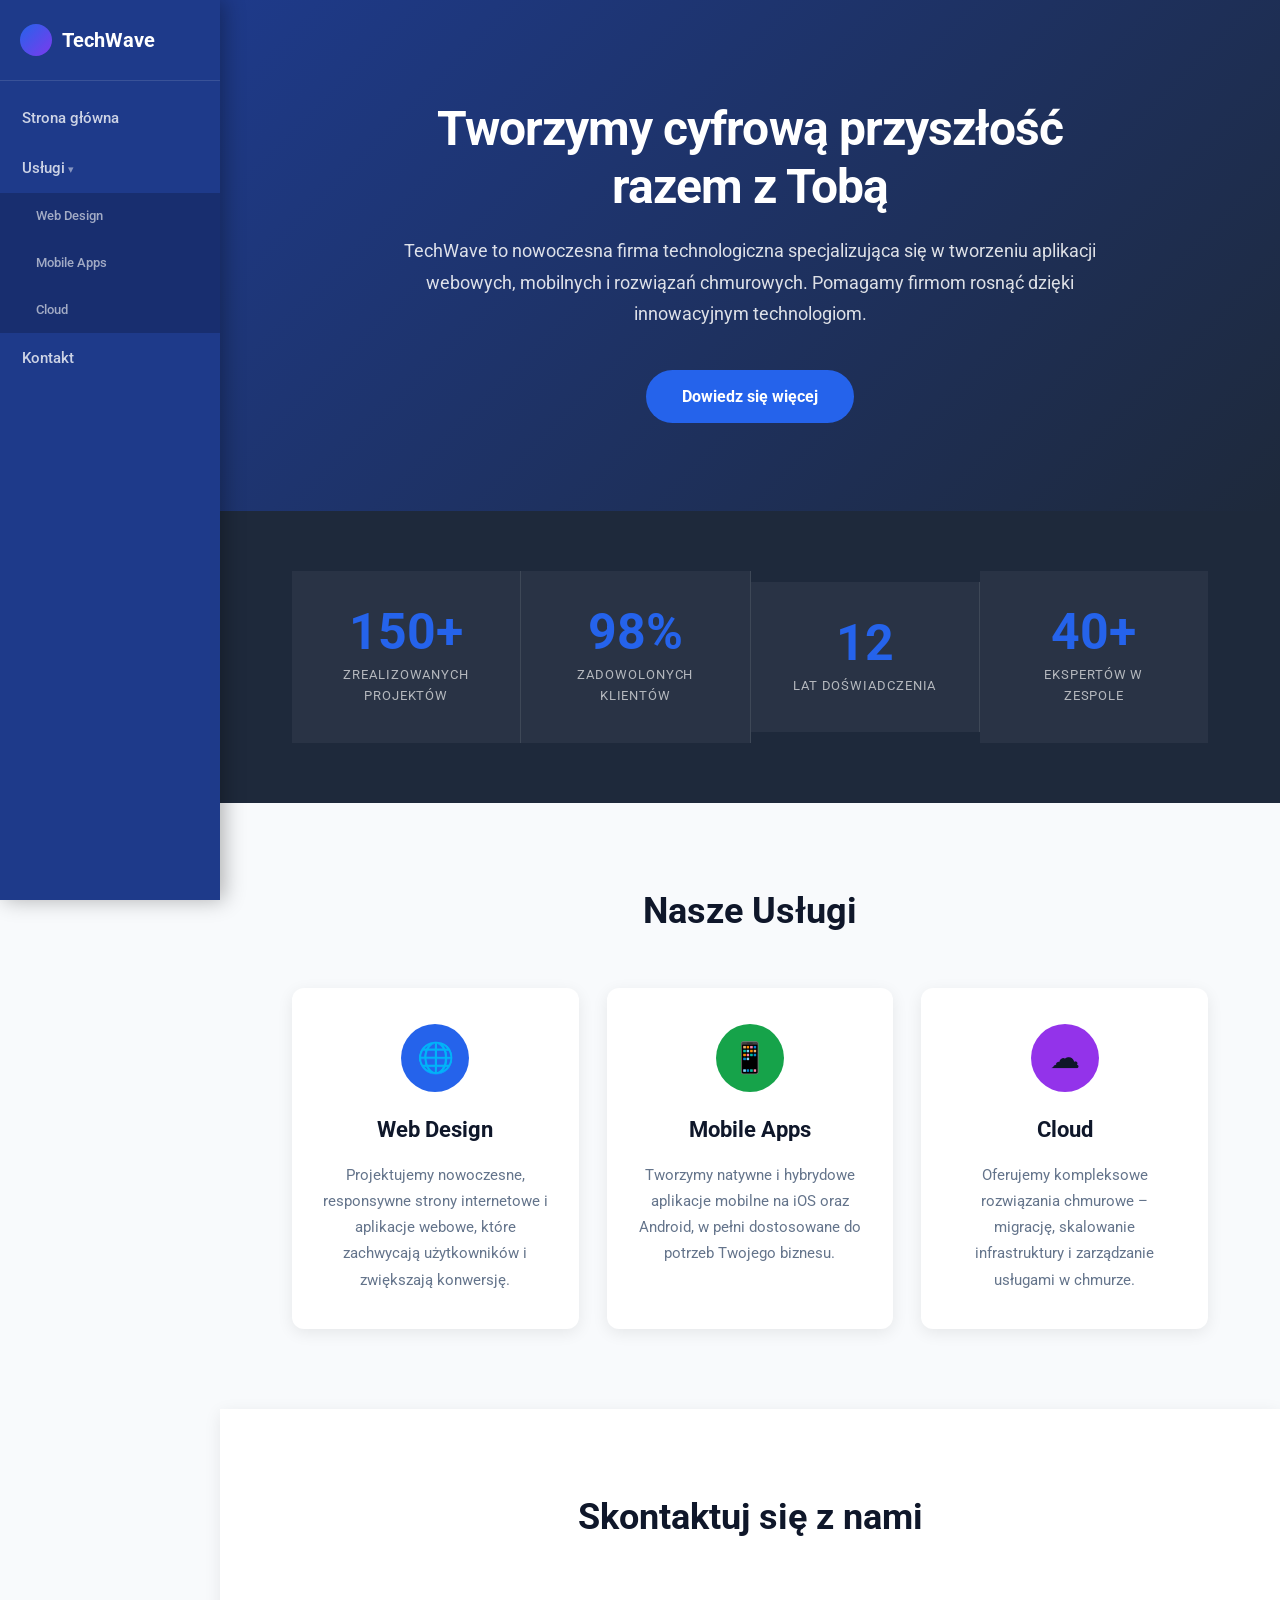
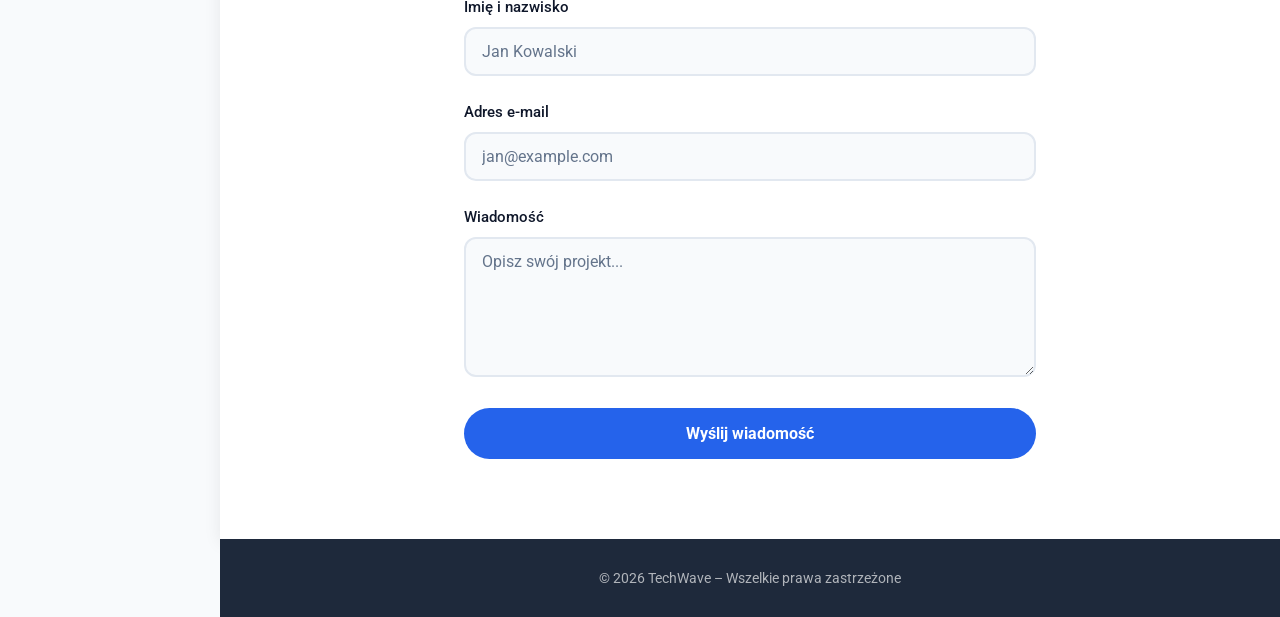
<file: 2/index.html>
<!DOCTYPE html>
<html lang="pl">
<head>
    <meta charset="UTF-8">
    <meta name="viewport" content="width=device-width, initial-scale=1.0">
    <title>TechWave – Nowoczesne Technologie</title>
    <link rel="preconnect" href="https://fonts.googleapis.com">
    <link rel="preconnect" href="https://fonts.gstatic.com" crossorigin>
    <link href="https://fonts.googleapis.com/css2?family=Roboto:wght@400;500;700&display=swap" rel="stylesheet">
    <link rel="stylesheet" href="style.css">
</head>
<body>

    <!-- Boczne menu (sidebar) -->
    <header class="site-header">
        <div class="logo-wrap">
            <a href="#home" class="logo-link" aria-label="TechWave – strona główna">
                <span class="logo-mark" aria-hidden="true"></span>
                <span class="logo-text">TechWave</span>
            </a>
        </div>

        <input type="checkbox" id="menu-toggle" class="menu-toggle" aria-label="Przełącz menu">
        <label for="menu-toggle" class="hamburger" aria-hidden="true">&#9776;</label>

        <nav class="site-nav" aria-label="Menu główne">
            <ul>
                <li><a href="#home">Strona główna</a></li>
                <li class="has-submenu">
                    <a href="#services">Usługi</a>
                    <ul class="submenu">
                        <li><a href="#services">Web Design</a></li>
                        <li><a href="#services">Mobile Apps</a></li>
                        <li><a href="#services">Cloud</a></li>
                    </ul>
                </li>
                <li><a href="#contact">Kontakt</a></li>
            </ul>
        </nav>
    </header>

    <!-- Główna treść – przesunieta o szerokość sidebara -->
    <div class="page-wrapper">

        <main>

            <section class="hero" id="home" aria-label="Sekcja powitalna">
                <div class="hero__content">
                    <h1>Tworzymy cyfrową przyszłość razem z Tobą</h1>
                    <p>TechWave to nowoczesna firma technologiczna specjalizująca się w tworzeniu aplikacji webowych, mobilnych i rozwiązań chmurowych. Pomagamy firmom rosnąć dzięki innowacyjnym technologiom.</p>
                    <a href="#services" class="btn">Dowiedz się więcej</a>
                </div>
            </section>

            <section class="stats" aria-label="Statystyki firmy">
                <div class="stats__container">
                    <div class="stat-box">
                        <span class="stat-box__value">150+</span>
                        <span class="stat-box__label">Zrealizowanych projektów</span>
                    </div>
                    <div class="stat-box">
                        <span class="stat-box__value">98%</span>
                        <span class="stat-box__label">Zadowolonych klientów</span>
                    </div>
                    <div class="stat-box">
                        <span class="stat-box__value">12</span>
                        <span class="stat-box__label">Lat doświadczenia</span>
                    </div>
                    <div class="stat-box">
                        <span class="stat-box__value">40+</span>
                        <span class="stat-box__label">Ekspertów w zespole</span>
                    </div>
                </div>
            </section>

            <section class="services" id="services" aria-label="Nasze usługi">
                <h2 class="section-title">Nasze Usługi</h2>
                <div class="services__grid">
                    <article class="card card--web">
                        <div class="card-icon">&#127760;</div>
                        <h3>Web Design</h3>
                        <p>Projektujemy nowoczesne, responsywne strony internetowe i aplikacje webowe, które zachwycają użytkowników i zwiększają konwersję.</p>
                    </article>
                    <article class="card card--mobile">
                        <div class="card-icon">&#128241;</div>
                        <h3>Mobile Apps</h3>
                        <p>Tworzymy natywne i hybrydowe aplikacje mobilne na iOS oraz Android, w pełni dostosowane do potrzeb Twojego biznesu.</p>
                    </article>
                    <article class="card card--cloud">
                        <div class="card-icon">&#9729;</div>
                        <h3>Cloud</h3>
                        <p>Oferujemy kompleksowe rozwiązania chmurowe – migrację, skalowanie infrastruktury i zarządzanie usługami w chmurze.</p>
                    </article>
                </div>
            </section>

            <section class="contact" id="contact" aria-label="Formularz kontaktowy">
                <h2 class="section-title">Skontaktuj się z nami</h2>
                <form class="contact__form" action="#" method="post" novalidate>
                    <div class="form-group">
                        <label for="name">Imię i nazwisko</label>
                        <input type="text" id="name" name="name" placeholder="Jan Kowalski" required>
                    </div>
                    <div class="form-group">
                        <label for="email">Adres e-mail</label>
                        <input type="email" id="email" name="email" placeholder="jan@example.com" required>
                    </div>
                    <div class="form-group">
                        <label for="message">Wiadomość</label>
                        <textarea id="message" name="message" rows="5" placeholder="Opisz swój projekt..." required></textarea>
                    </div>
                    <button type="submit" class="btn btn--submit">Wyślij wiadomość</button>
                </form>
            </section>

        </main>

        <footer class="site-footer">
            <p>&copy; 2026 TechWave &ndash; Wszelkie prawa zastrzeżone</p>
        </footer>

    </div><!-- /.page-wrapper -->

</body>
</html>
</file>
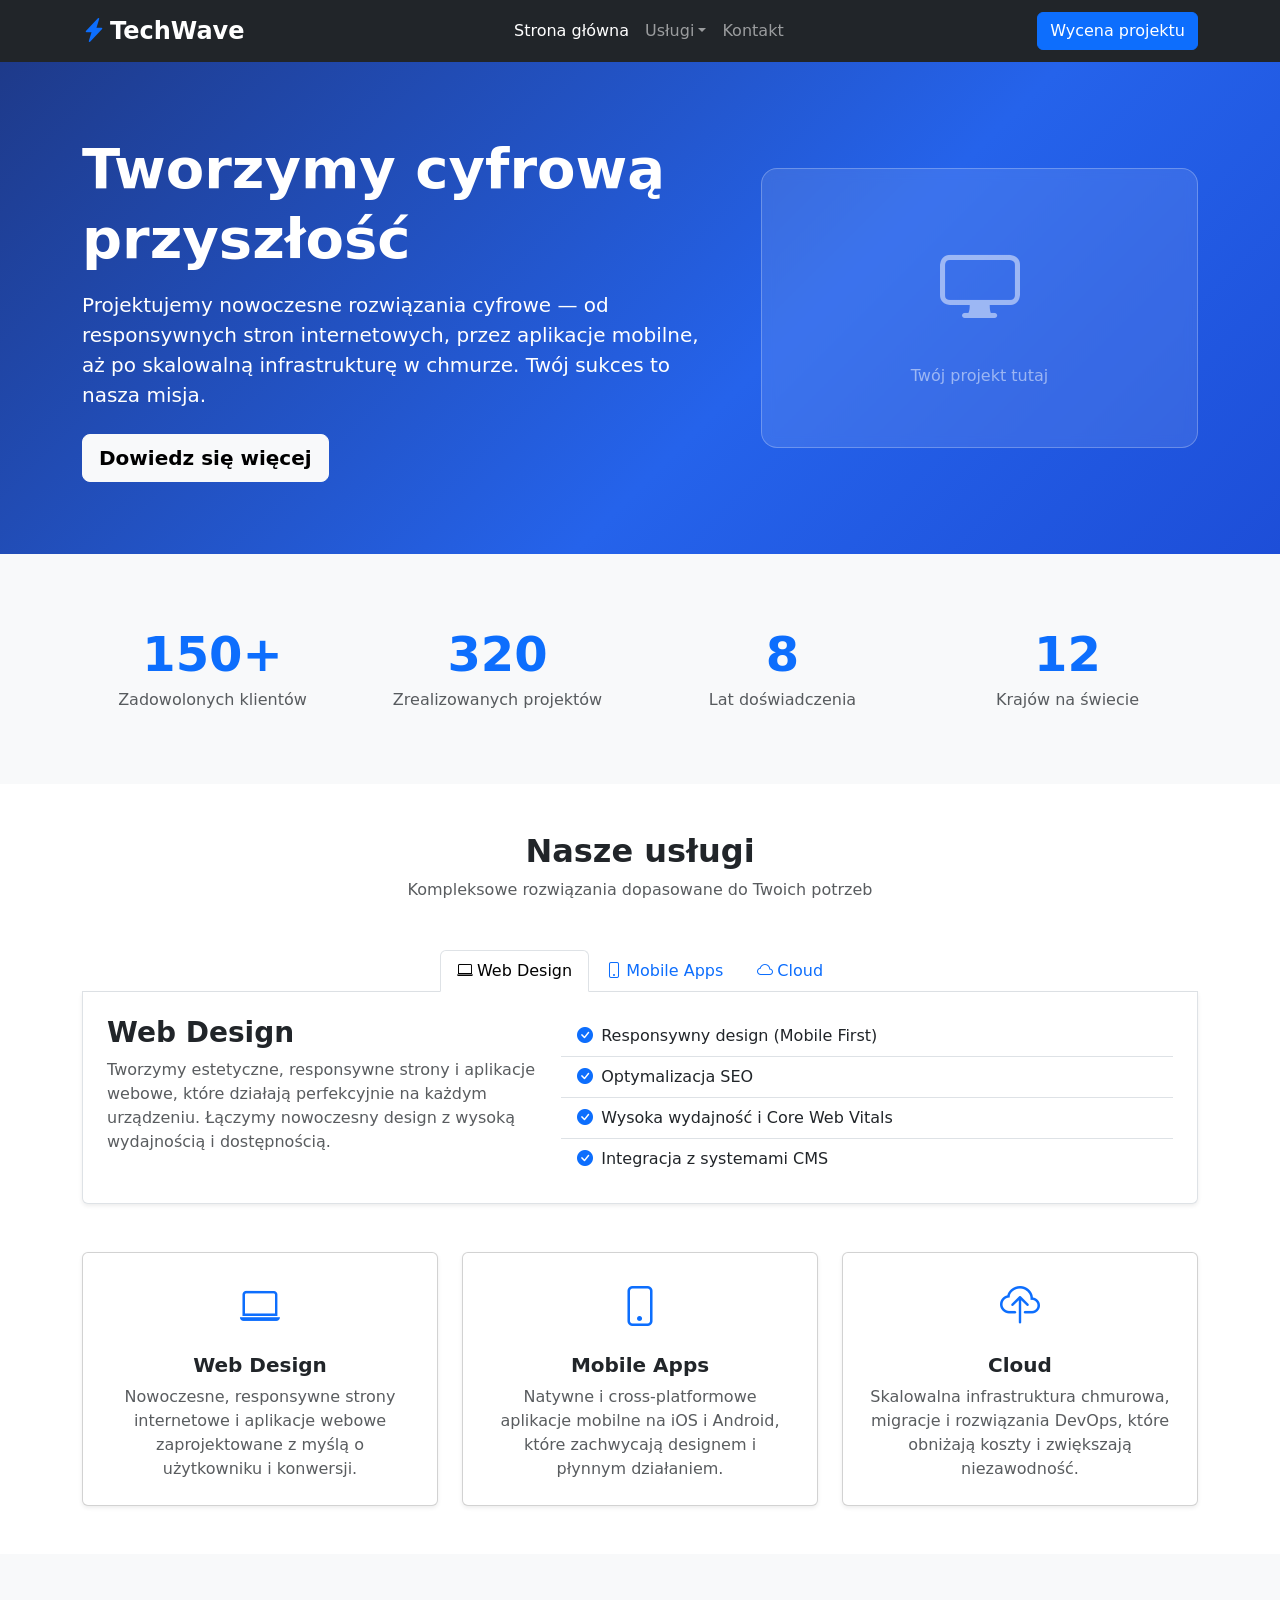
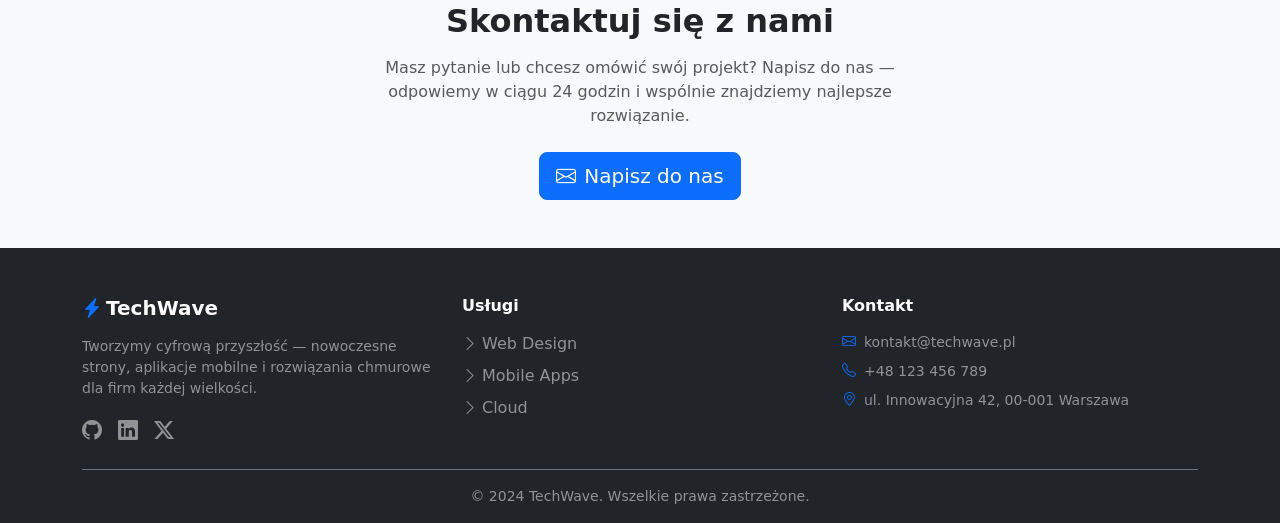
<file: 4/index.html>
<!DOCTYPE html>
<html lang="pl">
<head>
    <meta charset="UTF-8">
    <meta name="viewport" content="width=device-width, initial-scale=1.0">
    <title>TechWave – Nowoczesne Technologie</title>

    <!-- Bootstrap 5 CSS -->
    <link href="https://cdn.jsdelivr.net/npm/bootstrap@5.3.3/dist/css/bootstrap.min.css" rel="stylesheet">
    <!-- Bootstrap Icons -->
    <link href="https://cdn.jsdelivr.net/npm/bootstrap-icons@1.11.3/font/bootstrap-icons.min.css" rel="stylesheet">

    <style>
        /* Hero gradient background */
        .hero-section {
            background: linear-gradient(135deg, #1e3a8a 0%, #2563eb 60%, #1d4ed8 100%);
        }

        /* Hero graphic placeholder (glassmorphism card) */
        .hero-graphic {
            background: rgba(255, 255, 255, 0.1);
            border: 1px solid rgba(255, 255, 255, 0.25);
            border-radius: 16px;
            backdrop-filter: blur(6px);
            min-height: 280px;
        }

        /* Service cards hover effect */
        .card-service {
            transition: transform 0.3s ease, box-shadow 0.3s ease;
        }
        .card-service:hover {
            transform: translateY(-5px);
            box-shadow: 0 0.75rem 1.5rem rgba(0, 0, 0, 0.15) !important;
        }

        /* Social links hover */
        .social-link {
            transition: color 0.2s ease;
        }
        .social-link:hover {
            color: #ffffff !important;
        }
    </style>
</head>
<body>

<!-- =============================================
     1. GÓRNA NAWIGACJA (Navbar)
     ============================================= -->
<nav class="navbar navbar-expand-lg navbar-dark bg-dark sticky-top">
    <div class="container">
        <!-- Logo / Nazwa firmy -->
        <a class="navbar-brand fw-bold fs-4" href="#home">
            <i class="bi bi-lightning-charge-fill text-primary me-1"></i>TechWave
        </a>

        <!-- Hamburger (mobile) -->
        <button class="navbar-toggler" type="button"
                data-bs-toggle="collapse" data-bs-target="#navbarMain"
                aria-controls="navbarMain" aria-expanded="false" aria-label="Przełącz nawigację">
            <span class="navbar-toggler-icon"></span>
        </button>

        <!-- Linki nawigacyjne -->
        <div class="collapse navbar-collapse" id="navbarMain">
            <ul class="navbar-nav mx-auto mb-2 mb-lg-0">
                <li class="nav-item">
                    <a class="nav-link active" aria-current="page" href="#home">Strona główna</a>
                </li>
                <!-- Dropdown: Usługi -->
                <li class="nav-item dropdown">
                    <a class="nav-link dropdown-toggle" href="#services"
                       data-bs-toggle="dropdown" aria-expanded="false">Usługi</a>
                    <ul class="dropdown-menu">
                        <li><a class="dropdown-item" href="#services">
                            <i class="bi bi-laptop me-2 text-primary"></i>Web Design
                        </a></li>
                        <li><a class="dropdown-item" href="#services">
                            <i class="bi bi-phone me-2 text-primary"></i>Mobile Apps
                        </a></li>
                        <li><a class="dropdown-item" href="#services">
                            <i class="bi bi-cloud me-2 text-primary"></i>Cloud
                        </a></li>
                    </ul>
                </li>
                <li class="nav-item">
                    <a class="nav-link" href="#contact">Kontakt</a>
                </li>
            </ul>
            <!-- CTA po prawej -->
            <a href="#contact" class="btn btn-primary">Wycena projektu</a>
        </div>
    </div>
</nav>


<!-- =============================================
     2. SEKCJA HERO
     ============================================= -->
<section class="hero-section text-white py-5" id="home">
    <div class="container py-4">
        <div class="row align-items-center g-5">
            <!-- Tekst -->
            <div class="col-md-7">
                <h1 class="display-4 fw-bold lh-sm mb-3">
                    Tworzymy cyfrową<br>przyszłość
                </h1>
                <p class="lead mb-4 text-white-75">
                    Projektujemy nowoczesne rozwiązania cyfrowe &mdash; od responsywnych stron
                    internetowych, przez aplikacje mobilne, aż po skalowalną infrastrukturę w
                    chmurze. Twój sukces to nasza misja.
                </p>
                <a href="#services" class="btn btn-light btn-lg fw-semibold">
                    Dowiedz się więcej
                </a>
            </div>
            <!-- Grafika (widoczna od md w górę) -->
            <div class="col-md-5 d-none d-md-flex align-items-center justify-content-center">
                <div class="hero-graphic w-100 d-flex flex-column align-items-center justify-content-center p-4 text-white-50">
                    <i class="bi bi-display" style="font-size: 5rem;"></i>
                    <p class="mt-3 mb-0 fs-6">Twój projekt tutaj</p>
                </div>
            </div>
        </div>
    </div>
</section>


<!-- =============================================
     3. SEKCJA STATYSTYK
     ============================================= -->
<section class="py-5 bg-light" id="stats">
    <div class="container">
        <div class="row row-cols-2 row-cols-md-4 g-4">
            <div class="col">
                <div class="card text-center border-0 bg-transparent">
                    <div class="card-body py-4">
                        <div class="display-5 fw-bold text-primary">150+</div>
                        <p class="text-muted mb-0 mt-1">Zadowolonych klientów</p>
                    </div>
                </div>
            </div>
            <div class="col">
                <div class="card text-center border-0 bg-transparent">
                    <div class="card-body py-4">
                        <div class="display-5 fw-bold text-primary">320</div>
                        <p class="text-muted mb-0 mt-1">Zrealizowanych projektów</p>
                    </div>
                </div>
            </div>
            <div class="col">
                <div class="card text-center border-0 bg-transparent">
                    <div class="card-body py-4">
                        <div class="display-5 fw-bold text-primary">8</div>
                        <p class="text-muted mb-0 mt-1">Lat doświadczenia</p>
                    </div>
                </div>
            </div>
            <div class="col">
                <div class="card text-center border-0 bg-transparent">
                    <div class="card-body py-4">
                        <div class="display-5 fw-bold text-primary">12</div>
                        <p class="text-muted mb-0 mt-1">Krajów na świecie</p>
                    </div>
                </div>
            </div>
        </div>
    </div>
</section>


<!-- =============================================
     4. SEKCJA USŁUG – zakładki + karty
     ============================================= -->
<section class="py-5" id="services">
    <div class="container">
        <h2 class="text-center fw-bold mb-2">Nasze usługi</h2>
        <p class="text-center text-muted mb-5">Kompleksowe rozwiązania dopasowane do Twoich potrzeb</p>

        <!-- a) Zakładki nav-tabs -->
        <ul class="nav nav-tabs justify-content-center" id="servicesTabs" role="tablist">
            <li class="nav-item" role="presentation">
                <button class="nav-link active" id="tab-web-btn"
                        data-bs-toggle="tab" data-bs-target="#tab-web"
                        type="button" role="tab" aria-controls="tab-web" aria-selected="true">
                    <i class="bi bi-laptop me-1"></i>Web Design
                </button>
            </li>
            <li class="nav-item" role="presentation">
                <button class="nav-link" id="tab-mobile-btn"
                        data-bs-toggle="tab" data-bs-target="#tab-mobile"
                        type="button" role="tab" aria-controls="tab-mobile" aria-selected="false">
                    <i class="bi bi-phone me-1"></i>Mobile Apps
                </button>
            </li>
            <li class="nav-item" role="presentation">
                <button class="nav-link" id="tab-cloud-btn"
                        data-bs-toggle="tab" data-bs-target="#tab-cloud"
                        type="button" role="tab" aria-controls="tab-cloud" aria-selected="false">
                    <i class="bi bi-cloud me-1"></i>Cloud
                </button>
            </li>
        </ul>

        <div class="tab-content border border-top-0 rounded-bottom p-4 mb-5 bg-white shadow-sm">
            <!-- Tab: Web Design -->
            <div class="tab-pane fade show active" id="tab-web" role="tabpanel" aria-labelledby="tab-web-btn">
                <div class="row align-items-start g-4">
                    <div class="col-md-5">
                        <h3 class="fw-bold">Web Design</h3>
                        <p class="text-muted">Tworzymy estetyczne, responsywne strony i aplikacje webowe, które
                            działają perfekcyjnie na każdym urządzeniu. Łączymy nowoczesny design
                            z wysoką wydajnością i dostępnością.</p>
                    </div>
                    <div class="col-md-7">
                        <ul class="list-group list-group-flush">
                            <li class="list-group-item">
                                <i class="bi bi-check-circle-fill text-primary me-2"></i>Responsywny design (Mobile First)
                            </li>
                            <li class="list-group-item">
                                <i class="bi bi-check-circle-fill text-primary me-2"></i>Optymalizacja SEO
                            </li>
                            <li class="list-group-item">
                                <i class="bi bi-check-circle-fill text-primary me-2"></i>Wysoka wydajność i Core Web Vitals
                            </li>
                            <li class="list-group-item">
                                <i class="bi bi-check-circle-fill text-primary me-2"></i>Integracja z systemami CMS
                            </li>
                        </ul>
                    </div>
                </div>
            </div>

            <!-- Tab: Mobile Apps -->
            <div class="tab-pane fade" id="tab-mobile" role="tabpanel" aria-labelledby="tab-mobile-btn">
                <div class="row align-items-start g-4">
                    <div class="col-md-5">
                        <h3 class="fw-bold">Mobile Apps</h3>
                        <p class="text-muted">Tworzymy natywne i hybrydowe aplikacje mobilne na iOS oraz
                            Android, w pełni dostosowane do potrzeb Twojego biznesu i oczekiwań
                            użytkowników.</p>
                    </div>
                    <div class="col-md-7">
                        <ul class="list-group list-group-flush">
                            <li class="list-group-item">
                                <i class="bi bi-check-circle-fill text-primary me-2"></i>Aplikacje iOS i Android
                            </li>
                            <li class="list-group-item">
                                <i class="bi bi-check-circle-fill text-primary me-2"></i>React Native i Flutter
                            </li>
                            <li class="list-group-item">
                                <i class="bi bi-check-circle-fill text-primary me-2"></i>Integracja z API i usługami zewnętrznymi
                            </li>
                            <li class="list-group-item">
                                <i class="bi bi-check-circle-fill text-primary me-2"></i>Publikacja w App Store i Google Play
                            </li>
                        </ul>
                    </div>
                </div>
            </div>

            <!-- Tab: Cloud -->
            <div class="tab-pane fade" id="tab-cloud" role="tabpanel" aria-labelledby="tab-cloud-btn">
                <div class="row align-items-start g-4">
                    <div class="col-md-5">
                        <h3 class="fw-bold">Cloud</h3>
                        <p class="text-muted">Oferujemy kompleksowe rozwiązania chmurowe – migrację, skalowanie
                            infrastruktury i zarządzanie usługami w chmurze dla firm każdej
                            wielkości.</p>
                    </div>
                    <div class="col-md-7">
                        <ul class="list-group list-group-flush">
                            <li class="list-group-item">
                                <i class="bi bi-check-circle-fill text-primary me-2"></i>Migracja do chmury (AWS, Azure, GCP)
                            </li>
                            <li class="list-group-item">
                                <i class="bi bi-check-circle-fill text-primary me-2"></i>Architektura mikroserwisów i kontenerów
                            </li>
                            <li class="list-group-item">
                                <i class="bi bi-check-circle-fill text-primary me-2"></i>CI/CD i automatyzacja DevOps
                            </li>
                            <li class="list-group-item">
                                <i class="bi bi-check-circle-fill text-primary me-2"></i>Monitoring, bezpieczeństwo i SLA
                            </li>
                        </ul>
                    </div>
                </div>
            </div>
        </div>

        <!-- b) Karty usług pod zakładkami -->
        <div class="row row-cols-1 row-cols-md-3 g-4">
            <div class="col">
                <div class="card h-100 shadow-sm card-service text-center p-2">
                    <div class="card-body">
                        <i class="bi bi-laptop text-primary" style="font-size: 2.5rem;"></i>
                        <h5 class="card-title fw-bold mt-3 mb-2">Web Design</h5>
                        <p class="card-text text-muted">Nowoczesne, responsywne strony internetowe i aplikacje
                            webowe zaprojektowane z myślą o użytkowniku i konwersji.</p>
                    </div>
                </div>
            </div>
            <div class="col">
                <div class="card h-100 shadow-sm card-service text-center p-2">
                    <div class="card-body">
                        <i class="bi bi-phone text-primary" style="font-size: 2.5rem;"></i>
                        <h5 class="card-title fw-bold mt-3 mb-2">Mobile Apps</h5>
                        <p class="card-text text-muted">Natywne i cross-platformowe aplikacje mobilne na iOS
                            i Android, które zachwycają designem i płynnym działaniem.</p>
                    </div>
                </div>
            </div>
            <div class="col">
                <div class="card h-100 shadow-sm card-service text-center p-2">
                    <div class="card-body">
                        <i class="bi bi-cloud-upload text-primary" style="font-size: 2.5rem;"></i>
                        <h5 class="card-title fw-bold mt-3 mb-2">Cloud</h5>
                        <p class="card-text text-muted">Skalowalna infrastruktura chmurowa, migracje i
                            rozwiązania DevOps, które obniżają koszty i zwiększają niezawodność.</p>
                    </div>
                </div>
            </div>
        </div>
    </div>
</section>


<!-- =============================================
     5. SEKCJA KONTAKT (otwiera modal)
     ============================================= -->
<section class="contact py-5 bg-light" id="contact">
    <div class="container text-center">
        <h2 class="fw-bold mb-3">Skontaktuj się z nami</h2>
        <p class="text-muted mb-4 mx-auto" style="max-width: 520px;">
            Masz pytanie lub chcesz omówić swój projekt? Napisz do nas &mdash;
            odpowiemy w ciągu 24&nbsp;godzin i wspólnie znajdziemy najlepsze rozwiązanie.
        </p>
        <button class="btn btn-primary btn-lg"
                data-bs-toggle="modal" data-bs-target="#contactModal">
            <i class="bi bi-envelope me-2"></i>Napisz do nas
        </button>
    </div>
</section>

<!-- Modal – formularz kontaktowy -->
<div class="modal fade" id="contactModal" tabindex="-1"
     aria-labelledby="contactModalLabel" aria-hidden="true">
    <div class="modal-dialog modal-dialog-centered">
        <div class="modal-content">
            <div class="modal-header border-bottom">
                <h5 class="modal-title fw-bold" id="contactModalLabel">
                    <i class="bi bi-envelope-fill text-primary me-2"></i>Napisz do nas
                </h5>
                <button type="button" class="btn-close" data-bs-dismiss="modal"
                        aria-label="Zamknij"></button>
            </div>
            <div class="modal-body p-4">
                <form class="needs-validation" novalidate id="contactForm">
                    <div class="mb-3">
                        <label for="contactName" class="form-label fw-medium">Imię i nazwisko</label>
                        <input type="text" class="form-control" id="contactName"
                               placeholder="Jan Kowalski" required>
                        <div class="invalid-feedback">Podaj imię i nazwisko.</div>
                    </div>
                    <div class="mb-3">
                        <label for="contactEmail" class="form-label fw-medium">Adres e-mail</label>
                        <input type="email" class="form-control" id="contactEmail"
                               placeholder="jan@example.com" required>
                        <div class="invalid-feedback">Podaj poprawny adres e-mail.</div>
                    </div>
                    <div class="mb-4">
                        <label for="contactMessage" class="form-label fw-medium">Wiadomość</label>
                        <textarea class="form-control" id="contactMessage" rows="4"
                                  placeholder="Opisz swój projekt..." required></textarea>
                        <div class="invalid-feedback">Wpisz treść wiadomości.</div>
                    </div>
                    <button type="submit" class="btn btn-primary w-100 py-2">
                        <i class="bi bi-send me-2"></i>Wyślij wiadomość
                    </button>
                </form>
            </div>
        </div>
    </div>
</div>


<!-- =============================================
     6. STOPKA (Footer)
     ============================================= -->
<footer class="bg-dark text-white pt-5 pb-3">
    <div class="container">
        <div class="row row-cols-1 row-cols-md-3 g-4">

            <!-- Kolumna 1 – o firmie + social -->
            <div class="col">
                <h5 class="fw-bold mb-3">
                    <i class="bi bi-lightning-charge-fill text-primary me-1"></i>TechWave
                </h5>
                <p class="text-white-50 small mb-3">
                    Tworzymy cyfrową przyszłość &mdash; nowoczesne strony, aplikacje mobilne
                    i rozwiązania chmurowe dla firm każdej wielkości.
                </p>
                <div class="d-flex gap-3">
                    <a href="#" class="text-white-50 social-link fs-5" aria-label="GitHub">
                        <i class="bi bi-github"></i>
                    </a>
                    <a href="#" class="text-white-50 social-link fs-5" aria-label="LinkedIn">
                        <i class="bi bi-linkedin"></i>
                    </a>
                    <a href="#" class="text-white-50 social-link fs-5" aria-label="Twitter/X">
                        <i class="bi bi-twitter-x"></i>
                    </a>
                </div>
            </div>

            <!-- Kolumna 2 – usługi -->
            <div class="col">
                <h6 class="fw-bold mb-3 text-white">Usługi</h6>
                <ul class="list-unstyled mb-0">
                    <li class="mb-2">
                        <a href="#services" class="text-white-50 text-decoration-none social-link">
                            <i class="bi bi-chevron-right me-1"></i>Web Design
                        </a>
                    </li>
                    <li class="mb-2">
                        <a href="#services" class="text-white-50 text-decoration-none social-link">
                            <i class="bi bi-chevron-right me-1"></i>Mobile Apps
                        </a>
                    </li>
                    <li class="mb-2">
                        <a href="#services" class="text-white-50 text-decoration-none social-link">
                            <i class="bi bi-chevron-right me-1"></i>Cloud
                        </a>
                    </li>
                </ul>
            </div>

            <!-- Kolumna 3 – kontakt -->
            <div class="col">
                <h6 class="fw-bold mb-3 text-white">Kontakt</h6>
                <ul class="list-unstyled mb-0 text-white-50 small">
                    <li class="mb-2">
                        <i class="bi bi-envelope text-primary me-2"></i>kontakt@techwave.pl
                    </li>
                    <li class="mb-2">
                        <i class="bi bi-telephone text-primary me-2"></i>+48 123 456 789
                    </li>
                    <li class="mb-2">
                        <i class="bi bi-geo-alt text-primary me-2"></i>ul. Innowacyjna 42, 00-001 Warszawa
                    </li>
                </ul>
            </div>

        </div>

        <!-- Pasek praw autorskich -->
        <div class="border-top border-secondary mt-4 pt-3 text-center">
            <p class="text-white-50 small mb-0">
                &copy; 2024 TechWave. Wszelkie prawa zastrzeżone.
            </p>
        </div>
    </div>
</footer>


<!-- Bootstrap 5 JS Bundle (Popper wbudowany) -->
<script src="https://cdn.jsdelivr.net/npm/bootstrap@5.3.3/dist/js/bootstrap.bundle.min.js"></script>

<script>
    // Walidacja formularza Bootstrap (was-validated aktywuje się przy submit)
    (() => {
        'use strict';
        const form = document.getElementById('contactForm');
        form.addEventListener('submit', event => {
            if (!form.checkValidity()) {
                event.preventDefault();
                event.stopPropagation();
            }
            form.classList.add('was-validated');
        });
    })();
</script>

</body>
</html>
</file>
<file: 2/style.css>
@charset "UTF-8";
.card, .stat-box {
  background: #ffffff;
  border-radius: 12px;
  box-shadow: 0 0.25rem 1rem rgba(0, 0, 0, 0.08);
  overflow: hidden;
  transition: transform 0.3s ease, box-shadow 0.3s ease;
}
.card:hover, .stat-box:hover {
  transform: translateY(-0.375rem);
  box-shadow: 0 0.5rem 2rem rgba(0, 0, 0, 0.15);
}

.contact__form, .services__grid, .stats__container, .hero__content {
  max-width: 68.75rem;
  margin-left: auto;
  margin-right: auto;
  padding-left: 1.5rem;
  padding-right: 1.5rem;
}

@keyframes fadeInUp {
  from {
    opacity: 0;
    transform: translateY(2.5rem);
  }
  to {
    opacity: 1;
    transform: translateY(0);
  }
}
@keyframes pulseGlow {
  0%, 100% {
    box-shadow: 0 0 0 0 rgba(37, 99, 235, 0.5);
  }
  50% {
    box-shadow: 0 0 0 0.625rem rgba(37, 99, 235, 0);
  }
}
.stat-box:nth-child(1) {
  animation: fadeInUp 0.6s ease 0.15s both;
}

.stat-box:nth-child(2) {
  animation: fadeInUp 0.6s ease 0.3s both;
}

.stat-box:nth-child(3) {
  animation: fadeInUp 0.6s ease 0.45s both;
}

.stat-box:nth-child(4) {
  animation: fadeInUp 0.6s ease 0.6s both;
}

.card--web .card-icon {
  background: #2563eb;
  color: #ffffff;
}
.card--web:hover .card-icon {
  transform: scale(1.15) rotate(6deg);
}

.card--mobile .card-icon {
  background: #16a34a;
  color: #ffffff;
}
.card--mobile:hover .card-icon {
  transform: scale(1.15) rotate(6deg);
}

.card--cloud .card-icon {
  background: #9333ea;
  color: #0f172a;
}
.card--cloud:hover .card-icon {
  transform: scale(1.15) rotate(6deg);
}

*,
*::before,
*::after {
  box-sizing: border-box;
  margin: 0;
  padding: 0;
}

html {
  scroll-behavior: smooth;
}

body {
  font-family: "Roboto", Arial, sans-serif;
  background: #f8fafc;
  color: #0f172a;
  line-height: 1.6;
}

img {
  display: block;
  max-width: 100%;
}

.site-header {
  position: fixed;
  left: 0;
  top: 0;
  width: 220px;
  height: 100%;
  background: #1e3a8a;
  display: flex;
  flex-direction: column;
  gap: 0;
  align-items: stretch;
  justify-content: flex-start;
  overflow-y: auto;
  z-index: 1000;
  box-shadow: 0.25rem 0 1.25rem rgba(0, 0, 0, 0.3);
}
.site-header .logo-wrap {
  padding: 1.5rem 1.25rem;
  border-bottom: 1px solid rgba(255, 255, 255, 0.12);
  flex-shrink: 0;
}
.site-header .logo-link {
  display: flex;
  align-items: center;
  gap: 0.625rem;
  text-decoration: none;
}
.site-header .logo-link:hover .logo-text {
  color: rgba(255, 255, 255, 0.8);
}
.site-header .logo-mark {
  width: 2rem;
  height: 2rem;
  border-radius: 50%;
  background: linear-gradient(135deg, #2563eb, #7c3aed);
  flex-shrink: 0;
}
.site-header .logo-text {
  font-size: 1.25rem;
  font-weight: 700;
  color: #ffffff;
  transition: color 0.3s ease;
}

.site-nav {
  flex: 1;
  padding: 0.75rem 0;
}
.site-nav ul {
  list-style: none;
  display: flex;
  flex-direction: column;
  gap: 0;
  align-items: stretch;
}
.site-nav li {
  display: block;
}
.site-nav a {
  display: block;
  padding: 0.8125rem 1.375rem;
  color: rgba(255, 255, 255, 0.78);
  text-decoration: none;
  font-size: 0.9375rem;
  font-weight: 500;
  transition: background 0.3s ease, color 0.3s ease, padding-left 0.3s ease;
}
.site-nav a:hover, .site-nav a:focus-visible {
  background: rgba(255, 255, 255, 0.1);
  color: #ffffff;
  padding-left: 1.75rem;
  outline: none;
}
.site-nav .has-submenu > a::after {
  content: " ▾";
  font-size: 0.6875rem;
  opacity: 0.6;
}
.site-nav .submenu {
  background: rgba(0, 0, 0, 0.2);
  list-style: none;
}
.site-nav .submenu a {
  padding-left: 2.25rem;
  font-size: 0.8125rem;
  color: rgba(255, 255, 255, 0.6);
}
.site-nav .submenu a:hover {
  color: #ffffff;
  padding-left: 2.625rem;
  background: rgba(255, 255, 255, 0.08);
}

.menu-toggle {
  display: none;
}

.hamburger {
  display: none;
}

.page-wrapper {
  margin-left: 220px;
  min-height: 100vh;
  display: flex;
  flex-direction: column;
  gap: 0;
  align-items: stretch;
  justify-content: space-between;
}

.btn {
  display: inline-block;
  padding: 0.875rem 2.25rem;
  background: #2563eb;
  color: #ffffff;
  font-family: "Roboto", Arial, sans-serif;
  font-weight: 700;
  font-size: 1rem;
  border-radius: 62.4375rem;
  text-decoration: none;
  border: none;
  cursor: pointer;
  animation: pulseGlow 2.5s infinite;
  transition: background 0.3s ease, transform 0.3s ease;
}
.btn:hover, .btn:focus-visible {
  background: rgb(18.5714285714, 76.1428571429, 202.4285714286);
  transform: translateY(-0.1875rem);
  animation: none;
  outline: none;
}
.btn--submit {
  width: 100%;
  padding: 1rem 2rem;
  font-size: 1rem;
  text-align: center;
}

.hero {
  background: linear-gradient(135deg, #1e3a8a 0%, #1e293b 100%);
  color: #ffffff;
  padding: 6.25rem 3rem 5.5rem;
  text-align: center;
}
.hero__content {
  max-width: 46.25rem;
  animation: fadeInUp 0.9s ease both;
}
.hero h1 {
  font-size: 3rem;
  font-weight: 700;
  line-height: 1.2;
  margin-bottom: 1.25rem;
  letter-spacing: -0.02em;
}
.hero p {
  font-size: 1.125rem;
  color: rgba(255, 255, 255, 0.85);
  margin-bottom: 2.5rem;
  line-height: 1.75;
}

.stats {
  background: #1e293b;
  padding: 3.75rem 3rem;
}
.stats__container {
  display: flex;
  flex-direction: row;
  gap: 0;
  align-items: center;
  justify-content: center;
  flex-wrap: wrap;
}

.stat-box {
  display: flex;
  flex-direction: column;
  gap: 0.5rem;
  align-items: stretch;
  justify-content: center;
  text-align: center;
  padding: 2.25rem 2.5rem;
  background: rgba(255, 255, 255, 0.05);
  color: #ffffff;
  flex: 1;
  min-width: 11.25rem;
  border-radius: 0;
  box-shadow: none;
  border-right: 1px solid rgba(255, 255, 255, 0.1);
}
.stat-box:last-child {
  border-right: none;
}
.stat-box:hover {
  background: rgba(255, 255, 255, 0.09);
  transform: none;
  box-shadow: none;
}
.stat-box__value {
  font-size: 3.125rem;
  font-weight: 700;
  color: #2563eb;
  line-height: 1;
}
.stat-box__label {
  font-size: 0.8125rem;
  color: rgba(255, 255, 255, 0.65);
  text-transform: uppercase;
  letter-spacing: 0.07em;
}

.services {
  padding: 5rem 3rem;
}
.services > .section-title {
  text-align: center;
  font-size: 2.25rem;
  font-weight: 700;
  margin-bottom: 3rem;
  color: #0f172a;
}
.services__grid {
  display: grid;
  grid-template-columns: repeat(3, 1fr);
  gap: 1.75rem;
  padding-top: 0;
  padding-bottom: 0;
}

.card {
  padding: 2.25rem 1.75rem;
  text-align: center;
}
.card .card-icon {
  width: 4.25rem;
  height: 4.25rem;
  border-radius: 50%;
  display: flex;
  flex-direction: row;
  gap: 0;
  align-items: center;
  justify-content: center;
  font-size: 1.875rem;
  margin: 0 auto 1.25rem;
  transition: transform 0.3s ease;
}
.card h3 {
  font-size: 1.375rem;
  font-weight: 700;
  margin-bottom: 0.875rem;
  color: #0f172a;
}
.card p {
  font-size: 0.9375rem;
  color: #64748b;
  line-height: 1.75;
}

.contact {
  background: #ffffff;
  padding: 5rem 3rem;
  box-shadow: 0 0.25rem 1rem rgba(0, 0, 0, 0.08);
}
.contact > .section-title {
  text-align: center;
  font-size: 2.25rem;
  font-weight: 700;
  margin-bottom: 3rem;
  color: #0f172a;
}
.contact__form {
  max-width: 38.75rem;
}

.form-group {
  margin-bottom: 1.5rem;
}
.form-group label {
  display: block;
  font-weight: 500;
  font-size: 0.9375rem;
  margin-bottom: 0.5rem;
  color: #0f172a;
}
.form-group input,
.form-group textarea {
  width: 100%;
  padding: 0.8125rem 1rem;
  border: 2px solid #e2e8f0;
  border-radius: 12px;
  font-family: "Roboto", Arial, sans-serif;
  font-size: 1rem;
  color: #0f172a;
  background: #f8fafc;
  transition: border-color 0.3s ease, box-shadow 0.3s ease;
}
.form-group input:focus,
.form-group textarea:focus {
  outline: none;
  border-color: #2563eb;
  box-shadow: 0 0 0 0.25rem rgba(37, 99, 235, 0.12);
  background: #ffffff;
}
.form-group input::placeholder,
.form-group textarea::placeholder {
  color: #64748b;
}
.form-group textarea {
  resize: vertical;
  min-height: 8.75rem;
}

.site-footer {
  background: #1e293b;
  color: rgba(255, 255, 255, 0.65);
  text-align: center;
  padding: 1.75rem 1rem;
  font-size: 0.875rem;
}

@media (max-width: 992px) {
  .services__grid {
    grid-template-columns: repeat(2, 1fr);
  }
  .hero h1 {
    font-size: 2.375rem;
  }
}
@media (max-width: 768px) {
  .site-header {
    position: sticky;
    width: 100%;
    height: auto;
    flex-direction: row;
    align-items: center;
    flex-wrap: wrap;
    padding: 0.875rem 1.25rem;
    box-shadow: 0 0.125rem 0.5rem rgba(0, 0, 0, 0.3);
  }
  .site-header .logo-wrap {
    padding: 0;
    border-bottom: none;
    flex: 1;
  }
  .hamburger {
    display: block;
    font-size: 1.75rem;
    color: #ffffff;
    cursor: pointer;
    line-height: 1;
    user-select: none;
    padding: 0.25rem;
  }
  .site-nav {
    display: none;
    width: 100%;
    order: 3;
    padding: 0.5rem 0;
    border-top: 1px solid rgba(255, 255, 255, 0.12);
  }
  .site-nav ul {
    flex-direction: column;
    gap: 0;
  }
  .site-nav .submenu a {
    padding-left: 2.5rem;
  }
  .menu-toggle:checked + .hamburger + .site-nav {
    display: block;
  }
  .page-wrapper {
    margin-left: 0;
  }
  .hero {
    padding: 4rem 1.25rem 3.25rem;
  }
  .hero h1 {
    font-size: 1.875rem;
  }
  .hero p {
    font-size: 1rem;
  }
  .stats {
    padding: 2.5rem 1.25rem;
  }
  .stats__container {
    flex-direction: column;
  }
  .stat-box {
    border-right: none;
    border-bottom: 1px solid rgba(255, 255, 255, 0.1);
    padding: 1.375rem 1.25rem;
  }
  .stat-box:last-child {
    border-bottom: none;
  }
  .stat-box__value {
    font-size: 2.25rem;
  }
  .services {
    padding: 3.25rem 1.25rem;
  }
  .services > .section-title {
    font-size: 1.625rem;
  }
  .services__grid {
    grid-template-columns: 1fr;
    padding-left: 0;
    padding-right: 0;
  }
  .contact {
    padding: 3.25rem 1.25rem;
  }
  .contact > .section-title {
    font-size: 1.625rem;
  }
  .contact__form {
    padding-left: 0;
    padding-right: 0;
  }
}

/*# sourceMappingURL=style.css.map */
</file>
